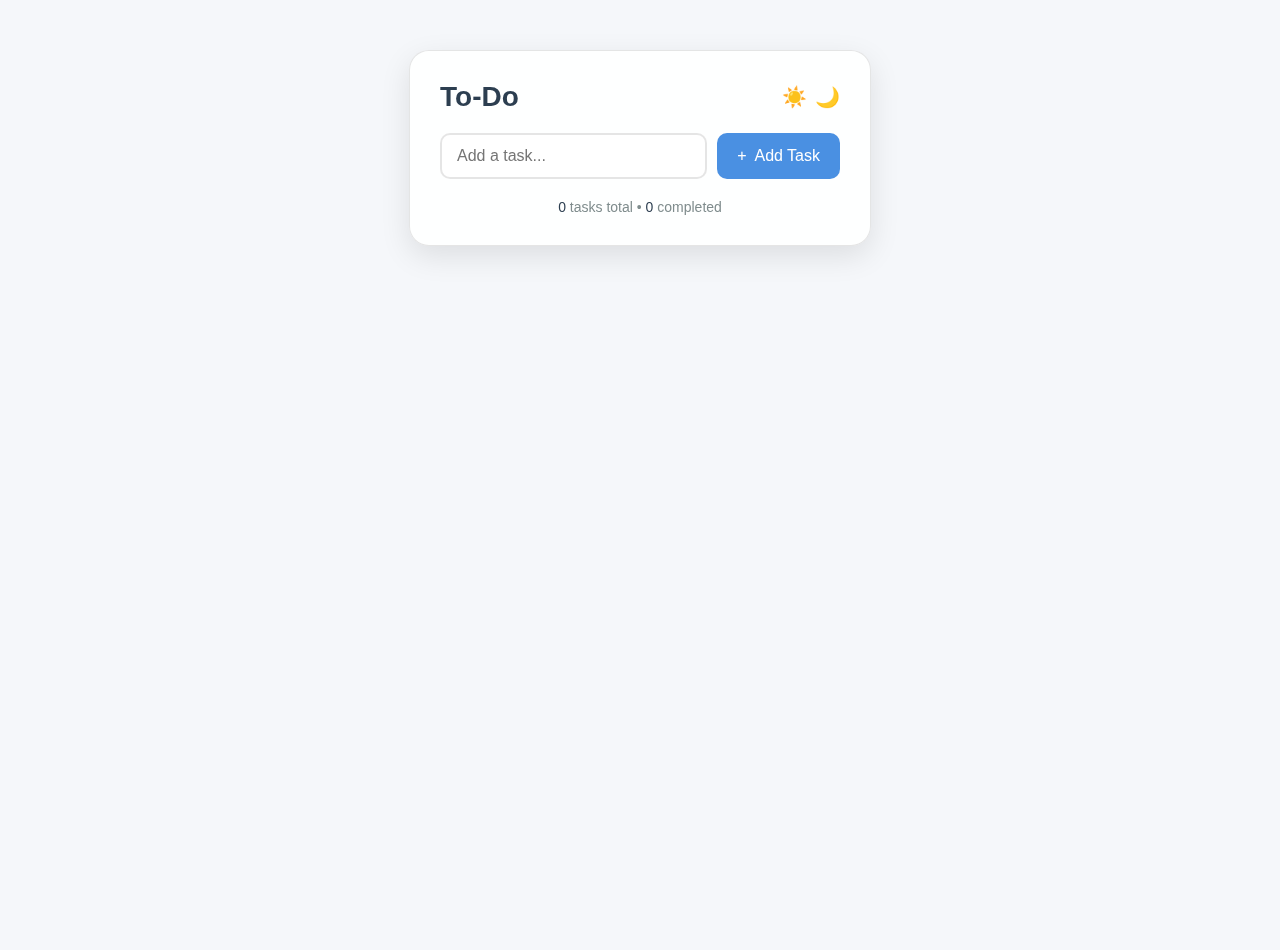
<file: index.html>
<!DOCTYPE html>
<html lang="en">
<head>
  <meta charset="UTF-8" />
  <meta name="viewport" content="width=device-width, initial-scale=1.0"/>
  <title>To-Do App</title>
  <link rel="stylesheet" href="style.css" />
</head>
<body>
  <div class="app">
    <div class="header">
      <h1>To-Do</h1>
      <div class="theme-toggle">
        <span class="sun-icon">☀️</span>
        <span class="moon-icon">🌙</span>
      </div>
    </div>
    <div class="todo-container">
      <ul id="todo-list"></ul>
      <div class="input-group">
        <input type="text" id="todo-input" placeholder="Add a task..." />
        <button id="add-btn">
          <span class="plus-icon">+</span>
          <span class="add-text">Add Task</span>
        </button>
      </div>
    </div>
    <div class="stats">
      <span id="total-tasks">0</span> tasks total •
      <span id="completed-tasks">0</span> completed
    </div>
  </div>

  <script src="script.js"></script>
</body>
</html>
</file>
<file: style.css>
:root {
  --primary-color: #4a90e2;
  --secondary-color: #2c3e50;
  --background-color: #f5f7fa;
  --card-background: rgba(255, 255, 255, 0.9);
  --text-color: #2c3e50;
  --border-color: rgba(0, 0, 0, 0.1);
  --shadow-color: rgba(0, 0, 0, 0.1);
}

body {
  font-family: 'Inter', -apple-system, BlinkMacSystemFont, 'Segoe UI', Roboto, sans-serif;
  background: var(--background-color);
  display: flex;
  justify-content: flex-start;
  flex-direction: column;
  align-items: center;
  padding-top: 50px;
  height: 100vh;
  margin: 0;
  transition: background-color 0.3s ease;
}

.app {
  background: var(--card-background);
  padding: 30px;
  border-radius: 20px;
  box-shadow: 0 10px 30px var(--shadow-color);
  width: 400px;
  backdrop-filter: blur(10px);
  border: 1px solid var(--border-color);
}

.header {
  display: flex;
  justify-content: space-between;
  align-items: center;
  margin-bottom: 20px;
}

h1 {
  margin: 0;
  font-size: 28px;
  color: var(--text-color);
  font-weight: 600;
}

.theme-toggle {
  cursor: pointer;
  display: flex;
  gap: 8px;
  font-size: 20px;
  color: var(--text-color);
  transition: color 0.3s ease;
}

.theme-toggle.active .sun-icon {
  color: #ffd700;
}

.theme-toggle.active .moon-icon {
  color: #ffffff;
}

.todo-container {
  margin-top: 20px;
}

ul {
  list-style: none;
  padding: 0;
  margin: 0;
}

li {
  display: flex;
  align-items: center;
  justify-content: space-between;
  padding: 15px;
  border-bottom: 1px solid var(--border-color);
  transition: all 0.3s ease;
}

li:hover {
  background: rgba(74, 144, 226, 0.1);
}

li.completed {
  opacity: 0.7;
}

li.completed span {
  text-decoration: line-through;
  color: #95a5a6;
}

input[type="checkbox"] {
  margin-right: 10px;
  width: 20px;
  height: 20px;
  cursor: pointer;
  appearance: none;
  border: 2px solid var(--border-color);
  border-radius: 4px;
  position: relative;
  transition: all 0.2s ease;
}

input[type="checkbox"]:checked {
  background: var(--primary-color);
  border-color: var(--primary-color);
}

input[type="checkbox"]:checked::after {
  content: '';
  position: absolute;
  width: 8px;
  height: 14px;
  border: solid white;
  border-width: 0 2px 2px 0;
  transform: rotate(45deg);
  left: 5px;
  top: 2px;
}

.input-group {
  display: flex;
  margin-top: 15px;
  gap: 10px;
  flex-wrap: wrap;
}

#todo-input,#todo-desc {
  flex: 1;
  padding: 12px 15px;
  border: 2px solid var(--border-color);
  border-radius: 10px;
  font-size: 16px;
  font-family: inherit;
  transition: all 0.3s ease;
}

#todo-input:focus {
  outline: none;
  border-color: var(--primary-color);
  box-shadow: 0 0 0 3px rgba(74, 144, 226, 0.2);
}

#add-btn {
  padding: 12px 20px;
  background: var(--primary-color);
  border: none;
  color: white;
  font-size: 16px;
  font-weight: 500;
  cursor: pointer;
  border-radius: 10px;
  display: flex;
  align-items: center;
  gap: 8px;
  transition: all 0.3s ease;
}

#add-btn:hover {
  background: #357abd;
  transform: translateY(-2px);
}

#add-btn:active {
  transform: translateY(0);
}

.stats {
  margin-top: 20px;
  text-align: center;
  color: #7f8c8d;
  font-size: 14px;
}

.stats span {
  color: var(--text-color);
  font-weight: 500;
}
.quotes{
  margin-top: 20px;
  font-style: italic;
  color: #7f8c8d;
  text-align: center;
  font-size: 16px;
  max-width: 400px;
}

.modal{
  display: none;
  position: fixed;
  bottom:0;
  right:15px;
  border:3px solid #f1f1f1
}
</file>
